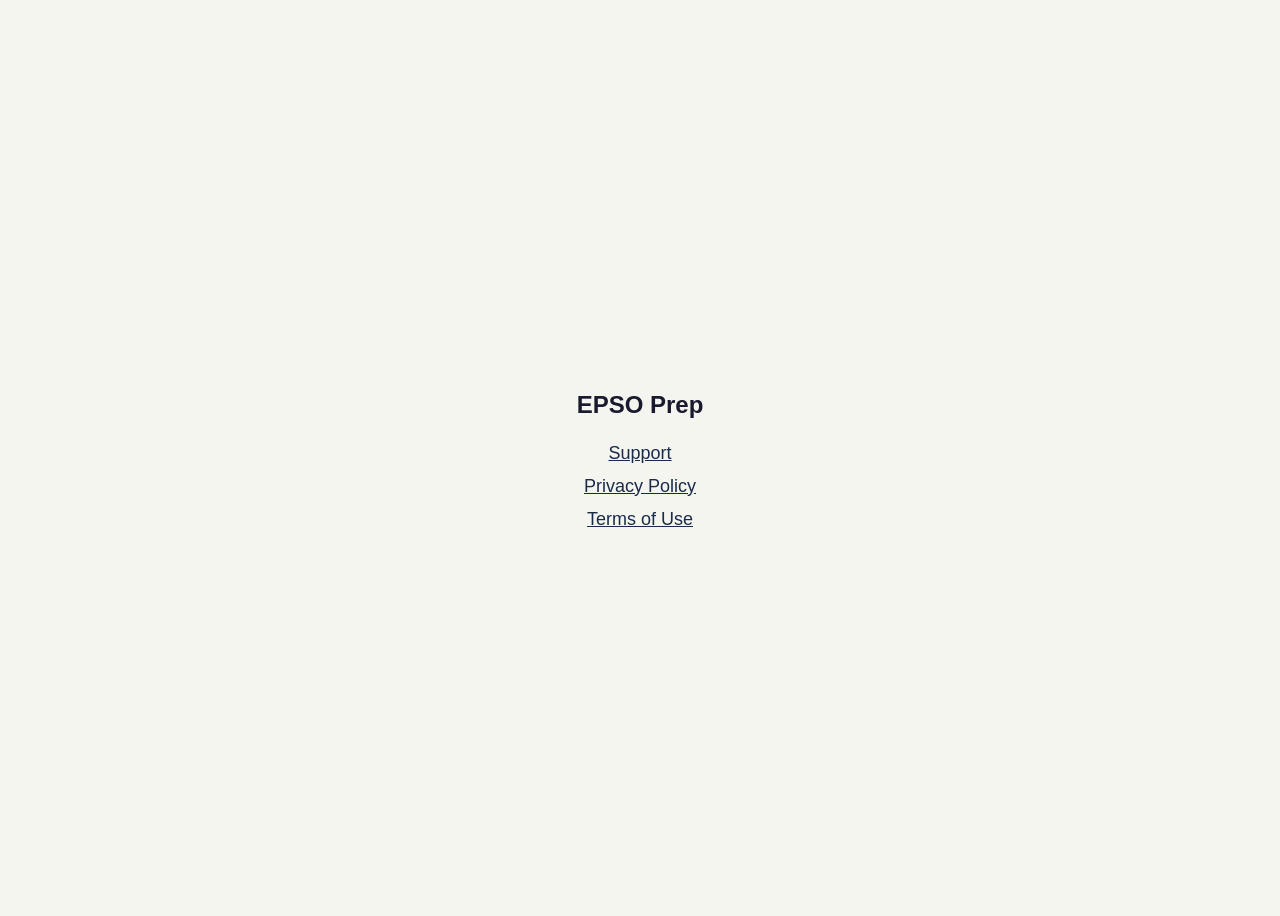
<file: index.html>
<!DOCTYPE html>
<html lang="en">
<head>
    <meta charset="UTF-8">
    <meta name="viewport" content="width=device-width, initial-scale=1.0">
    <title>EPSO Prep — Legal</title>
    <style>
        body { font-family: -apple-system, sans-serif; display: flex; justify-content: center; align-items: center; min-height: 100vh; background: #F5F5F0; color: #1A1A2E; }
        .links { text-align: center; }
        h1 { font-size: 24px; margin-bottom: 24px; }
        a { display: block; font-size: 18px; color: #1A2B4A; margin: 12px 0; }
    </style>
</head>
<body>
    <div class="links">
        <h1>EPSO Prep</h1>
        <a href="support">Support</a>
        <a href="privacy">Privacy Policy</a>
        <a href="terms">Terms of Use</a>
    </div>
</body>
</html>
</file>
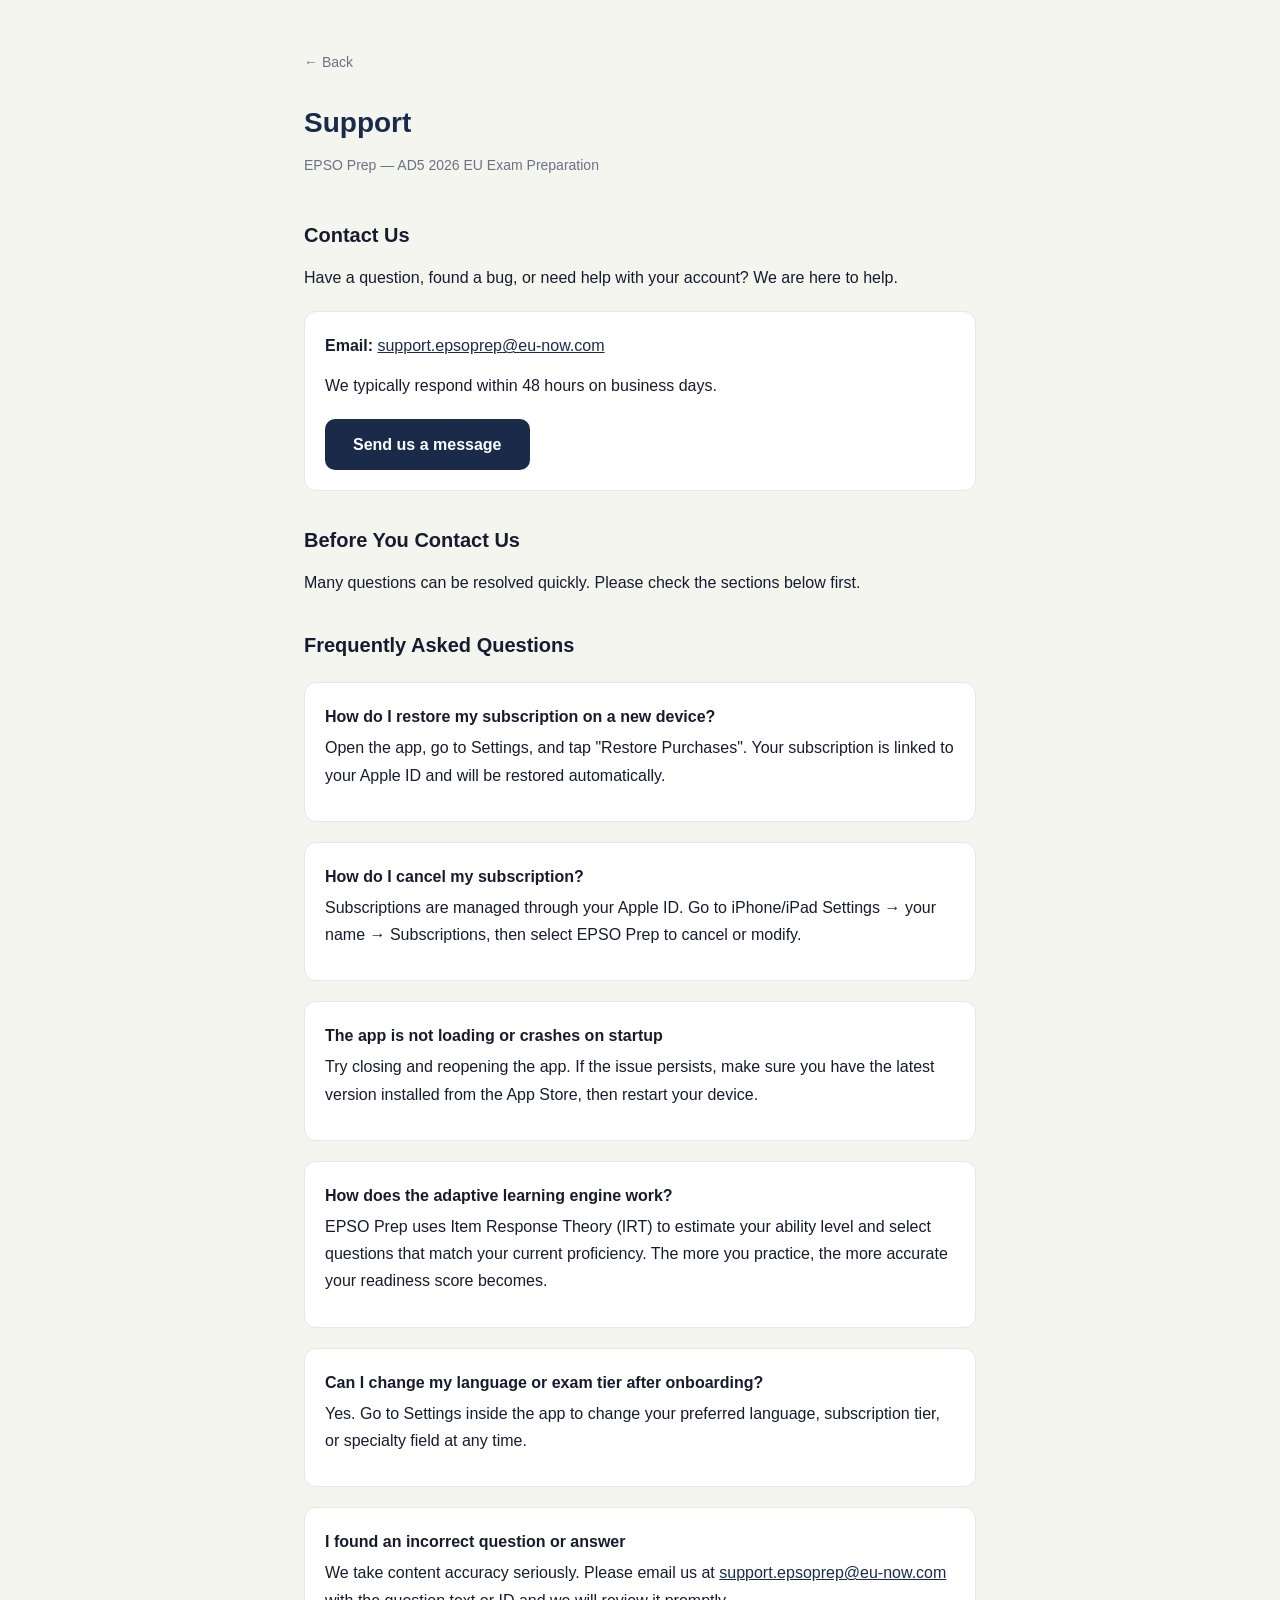
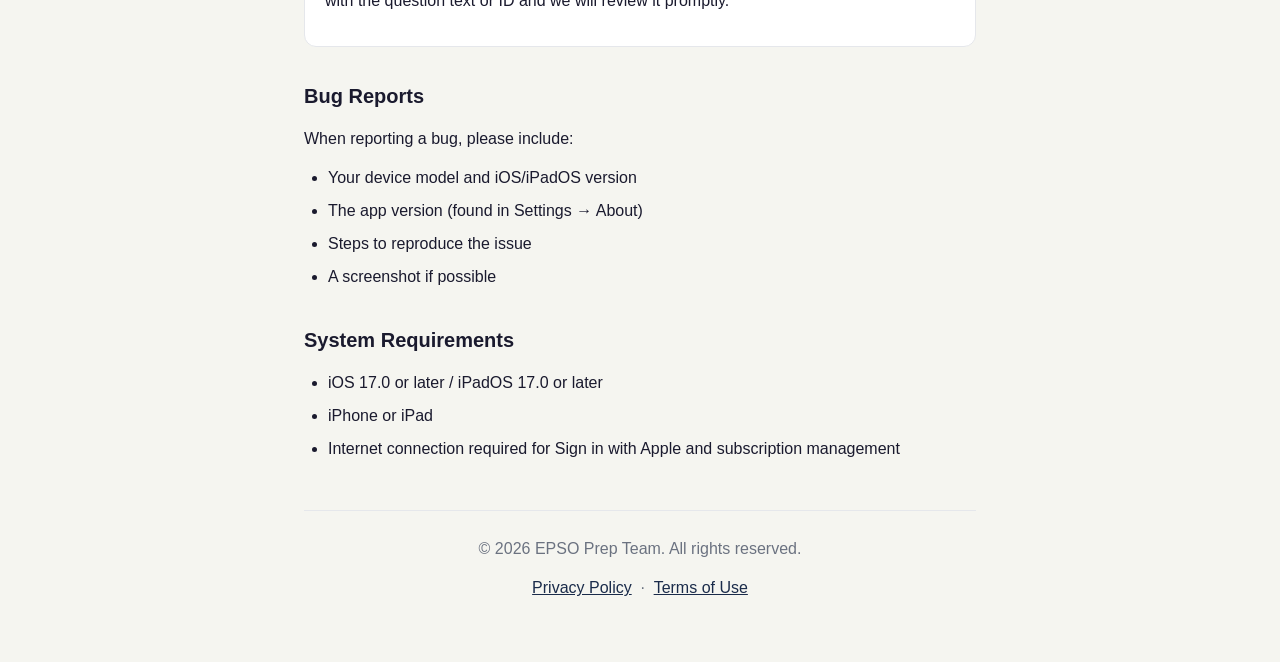
<file: support/index.html>
<!DOCTYPE html>
<html lang="en">
<head>
    <meta charset="UTF-8">
    <meta name="viewport" content="width=device-width, initial-scale=1.0">
    <title>Support — EPSO Prep</title>
    <style>
        :root { --bg: #F5F5F0; --card: #FFFFFF; --text: #1A1A2E; --muted: #6B7280; --blue: #1A2B4A; --border: #E5E7EB; }
        @media (prefers-color-scheme: dark) {
            :root { --bg: #1A1A2E; --card: #252540; --text: #F5F5F0; --muted: #9CA3AF; --blue: #4A7DFF; --border: #374151; }
        }
        * { margin: 0; padding: 0; box-sizing: border-box; }
        body { font-family: -apple-system, BlinkMacSystemFont, 'SF Pro Text', 'Helvetica Neue', sans-serif; background: var(--bg); color: var(--text); line-height: 1.7; }
        .container { max-width: 720px; margin: 0 auto; padding: 48px 24px; }
        h1 { font-size: 28px; font-weight: 700; margin-bottom: 8px; color: var(--blue); }
        .subtitle { font-size: 14px; color: var(--muted); margin-bottom: 40px; }
        h2 { font-size: 20px; font-weight: 600; margin-top: 32px; margin-bottom: 12px; }
        p, li { font-size: 16px; margin-bottom: 12px; }
        ul { padding-left: 24px; margin-bottom: 16px; }
        li { margin-bottom: 6px; }
        a { color: var(--blue); }
        .card { background: var(--card); border: 1px solid var(--border); border-radius: 12px; padding: 20px; margin: 20px 0; }
        .contact-btn { display: inline-block; padding: 12px 28px; background: var(--blue); color: #FFFFFF; text-decoration: none; border-radius: 10px; font-weight: 600; font-size: 16px; margin-top: 8px; }
        .contact-btn:hover { opacity: 0.9; }
        .faq-q { font-weight: 600; margin-bottom: 4px; }
        .back { font-size: 14px; color: var(--muted); text-decoration: none; display: inline-block; margin-bottom: 24px; }
        .back:hover { color: var(--blue); }
        .footer { margin-top: 48px; padding-top: 24px; border-top: 1px solid var(--border); color: var(--muted); font-size: 13px; text-align: center; }
    </style>
</head>
<body>
    <div class="container">
        <a href="/EPSO_prep/" class="back">&larr; Back</a>
        <h1>Support</h1>
        <p class="subtitle">EPSO Prep &mdash; AD5 2026 EU Exam Preparation</p>

        <h2>Contact Us</h2>
        <p>Have a question, found a bug, or need help with your account? We are here to help.</p>
        <div class="card">
            <p><strong>Email:</strong> <a href="mailto:support.epsoprep@eu-now.com">support.epsoprep@eu-now.com</a></p>
            <p>We typically respond within 48 hours on business days.</p>
            <a href="mailto:support.epsoprep@eu-now.com?subject=EPSO%20Prep%20Support%20Request" class="contact-btn">Send us a message</a>
        </div>

        <h2>Before You Contact Us</h2>
        <p>Many questions can be resolved quickly. Please check the sections below first.</p>

        <h2>Frequently Asked Questions</h2>

        <div class="card">
            <p class="faq-q">How do I restore my subscription on a new device?</p>
            <p>Open the app, go to Settings, and tap "Restore Purchases". Your subscription is linked to your Apple ID and will be restored automatically.</p>
        </div>

        <div class="card">
            <p class="faq-q">How do I cancel my subscription?</p>
            <p>Subscriptions are managed through your Apple ID. Go to iPhone/iPad Settings &rarr; your name &rarr; Subscriptions, then select EPSO Prep to cancel or modify.</p>
        </div>

        <div class="card">
            <p class="faq-q">The app is not loading or crashes on startup</p>
            <p>Try closing and reopening the app. If the issue persists, make sure you have the latest version installed from the App Store, then restart your device.</p>
        </div>

        <div class="card">
            <p class="faq-q">How does the adaptive learning engine work?</p>
            <p>EPSO Prep uses Item Response Theory (IRT) to estimate your ability level and select questions that match your current proficiency. The more you practice, the more accurate your readiness score becomes.</p>
        </div>

        <div class="card">
            <p class="faq-q">Can I change my language or exam tier after onboarding?</p>
            <p>Yes. Go to Settings inside the app to change your preferred language, subscription tier, or specialty field at any time.</p>
        </div>

        <div class="card">
            <p class="faq-q">I found an incorrect question or answer</p>
            <p>We take content accuracy seriously. Please email us at <a href="mailto:support.epsoprep@eu-now.com?subject=Question%20Feedback">support.epsoprep@eu-now.com</a> with the question text or ID and we will review it promptly.</p>
        </div>

        <h2>Bug Reports</h2>
        <p>When reporting a bug, please include:</p>
        <ul>
            <li>Your device model and iOS/iPadOS version</li>
            <li>The app version (found in Settings &rarr; About)</li>
            <li>Steps to reproduce the issue</li>
            <li>A screenshot if possible</li>
        </ul>

        <h2>System Requirements</h2>
        <ul>
            <li>iOS 17.0 or later / iPadOS 17.0 or later</li>
            <li>iPhone or iPad</li>
            <li>Internet connection required for Sign in with Apple and subscription management</li>
        </ul>

        <div class="footer">
            <p>&copy; 2026 EPSO Prep Team. All rights reserved.</p>
            <p style="margin-top: 8px;">
                <a href="/EPSO_prep/privacy">Privacy Policy</a> &nbsp;&middot;&nbsp;
                <a href="/EPSO_prep/terms">Terms of Use</a>
            </p>
        </div>
    </div>
</body>
</html>
</file>
